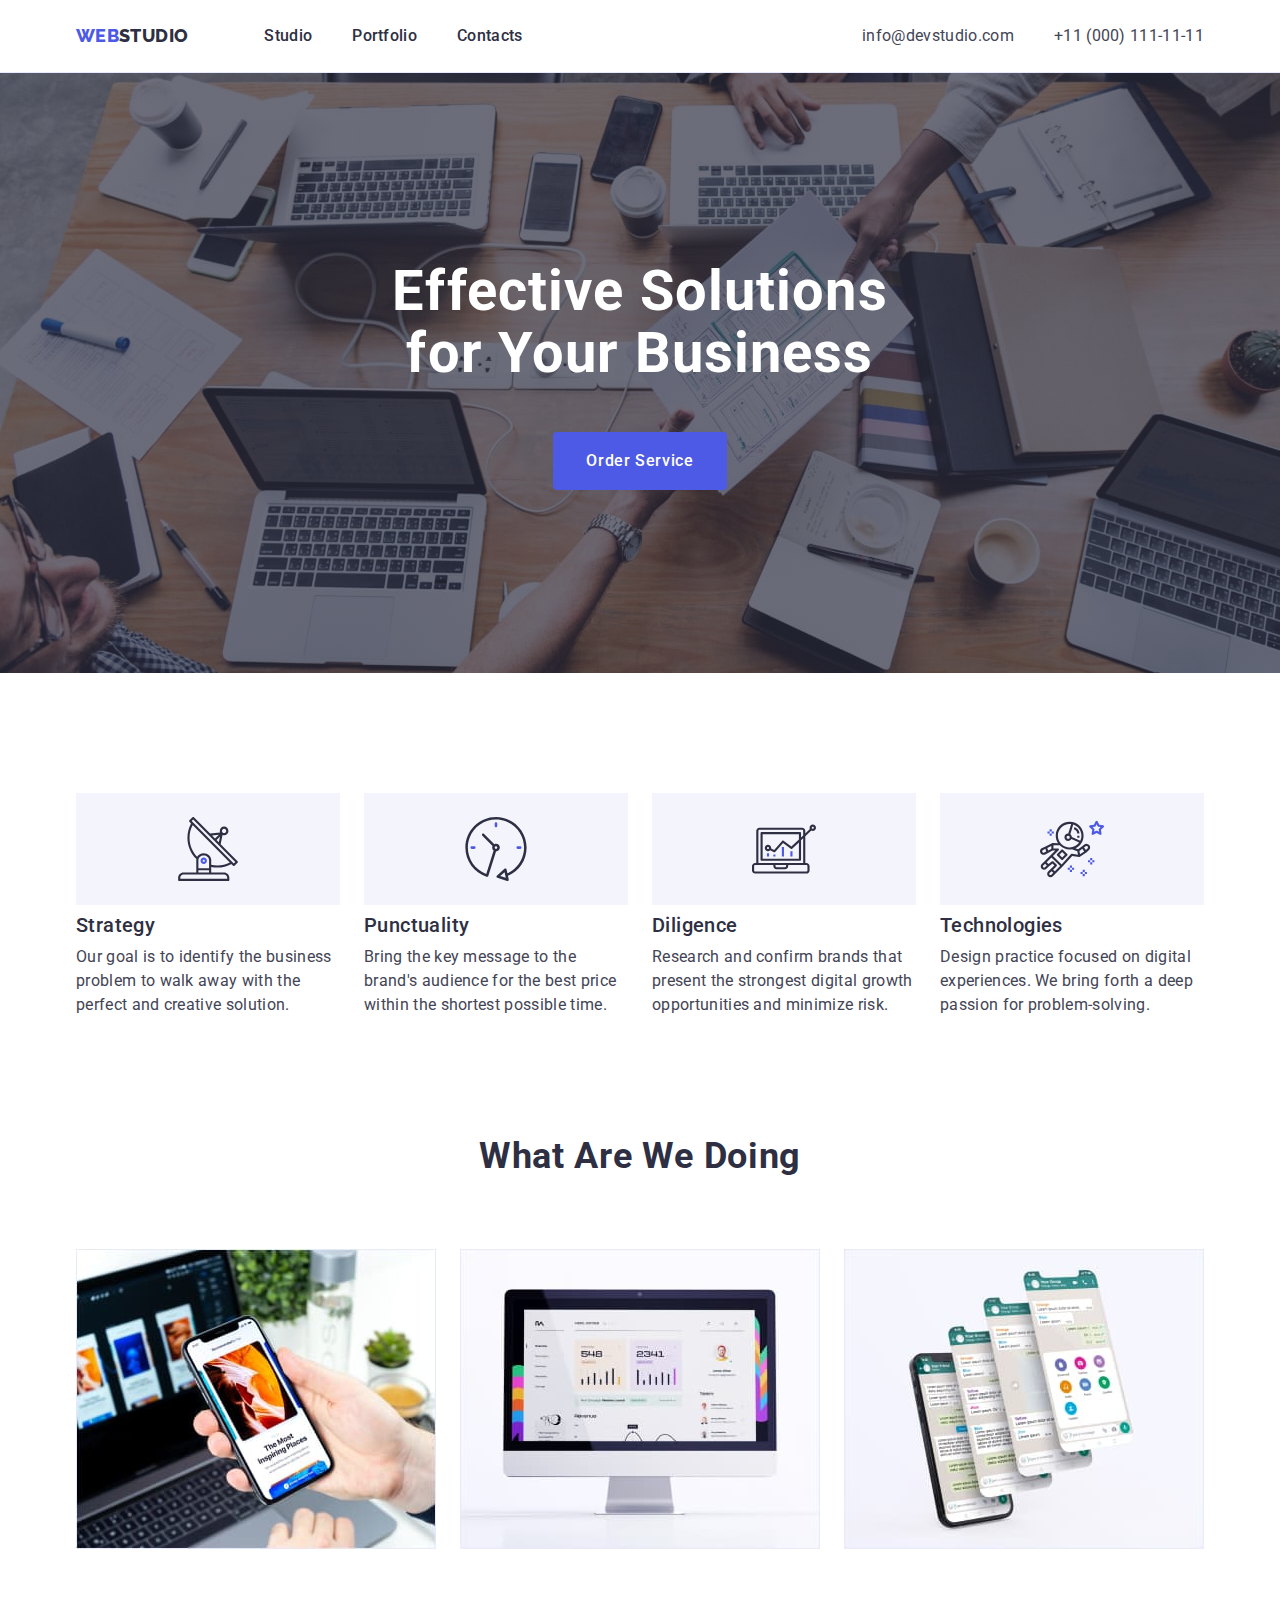
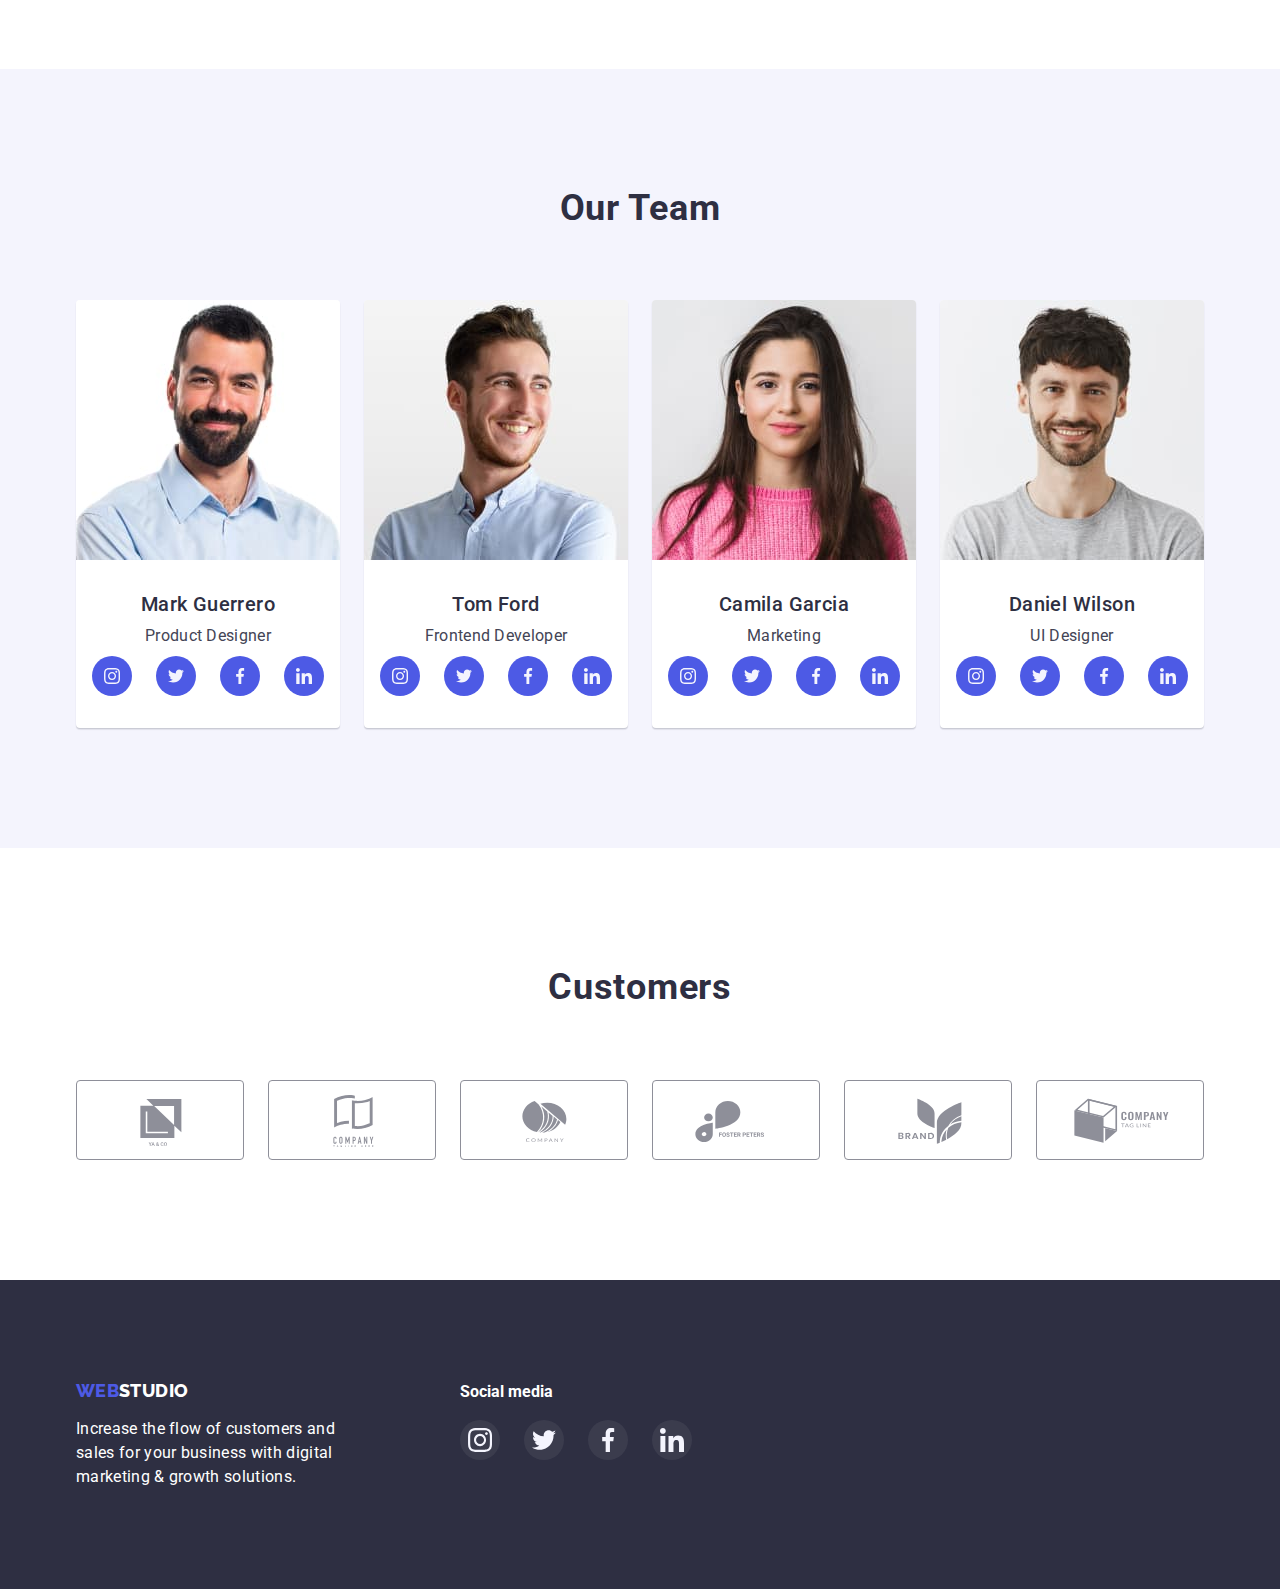
<file: index.html>
<!DOCTYPE html>
<html lang="en">
  <head>
    <meta charset="UTF-8" />
    <meta http-equiv="X-UA-Compatible" content="IE=edge" />
    <meta name="viewport" content="width=device-width, initial-scale=1.0" />
    <link rel="preconnect" href="https://fonts.googleapis.com" />
    <link rel="preconnect" href="https://fonts.gstatic.com" crossorigin />
    <link
      href="https://fonts.googleapis.com/css2?family=Raleway:wght@700;800&family=Roboto:wght@400;500;700;900&display=swap"
      rel="stylesheet"
    />
    <link
      rel="stylesheet"
      href="https://cdnjs.cloudflare.com/ajax/libs/modern-normalize/1.1.0/modern-normalize.min.css"
    />
    <link rel="stylesheet" href="./css/index-styles.css" />
    <link rel="stylesheet" href="./css/styles.css" />

    <title>DevStudio</title>
  </head>
  <body>
    <header class="header">
      <div class="container main-nav">
        <nav class="nav">
          <a href="./index.html" class="logo"> <span>Web</span>Studio </a>
          <ul class="nav__list section__list">
            <li class="item nav-item">
              <a href="./index.html" class="nav-item__link active-link"
                >Studio</a
              >
            </li>
            <li class="item nav-item">
              <a href="./portfolio.html" class="nav-item__link active-link"
                >Portfolio</a
              >
            </li>
            <li class="item nav-item">
              <a href="" class="nav-item__link active-link">Contacts</a>
            </li>
          </ul>
        </nav>

        <address class="address">
          <ul class="address__list section__list">
            <li class="item address-item">
              <a
                href="mailto:info@devstudio.com"
                class="address-item__action active-link"
                >info@devstudio.com</a
              >
            </li>
            <li class="item address-item">
              <a
                href="tel:+110001111111"
                class="address-item__action active-link"
                >+11 (000) 111-11-11</a
              >
            </li>
          </ul>
        </address>
      </div>
    </header>

    <main>
      <section class="hero">
        <div class="container">
          <h1 class="hero__title">Effective Solutions for Your Business</h1>
          <button type="button" class="hero__cta" data-modal-open>
            Order Service
          </button>
        </div>
      </section>

      <section class="section no-padding">
        <div class="container">
          <h2 class="section__title ghost"></h2>
          <ul class="features__list section__list">
            <li class="features__item features-item">
              <div class="feature__icon-box">
                <svg class="feature__icon" width="64" height="64">
                  <use href="images/symbol-defs.svg#icon-Group"></use>
                </svg>
              </div>
              <h3 class="section__sub-title">Strategy</h3>
              <p class="section__describtion">
                Our goal is to identify the business problem to walk away with
                the perfect and creative solution.
              </p>
            </li>
            <li class="features__item features-item">
              <div class="feature__icon-box">
                <svg class="feature__icon" width="64" height="64">
                  <use href="images/symbol-defs.svg#icon-clock"></use>
                </svg>
              </div>
              <h3 class="section__sub-title">Punctuality</h3>
              <p class="section__describtion">
                Bring the key message to the brand's audience for the best price
                within the shortest possible time.
              </p>
            </li>
            <li class="features__item features-item">
              <div class="feature__icon-box">
                <svg class="feature__icon" width="64" height="64">
                  <use href="images/symbol-defs.svg#icon-diagram"></use>
                </svg>
              </div>
              <h3 class="section__sub-title">Diligence</h3>
              <p class="section__describtion">
                Research and confirm brands that present the strongest digital
                growth opportunities and minimize risk.
              </p>
            </li>
            <li class="features__item features-item">
              <div class="feature__icon-box">
                <svg class="feature__icon" width="64" height="64">
                  <use href="images/symbol-defs.svg#icon-astronaut"></use>
                </svg>
              </div>
              <h3 class="section__sub-title">Technologies</h3>
              <p class="section__describtion">
                Design practice focused on digital experiences. We bring forth a
                deep passion for problem-solving.
              </p>
            </li>
          </ul>
        </div>
      </section>
      <section class="domains section">
        <div class="container">
          <h2 class="section__title">What are we doing</h2>
          <ul class="domains__list section__list">
            <li class="domains__item domians-item">
              <img src="./images/rectangle.jpg" alt="Desktop computer"
              width="360" height="300" class=""domains_list_picture"
              class="domains-item__picture" />
            </li>
            <li class="domains__item domians-item">
              <img src="./images/rectangle-3.jpg" alt="Mobila application"
              width="360" height="300" class=""domains_list_picture"
              class="domains-item__picture" />
            </li>
            <li class="domains__item domians-item">
              <img src="./images/rectangle-2.jpg" alt="A person using an app"
              width="360" height="300" class=""domains_list_picture"
              class="domains-item__picture section__photo" />
            </li>
          </ul>
        </div>
      </section>

      <section class="team section">
        <div class="container">
          <h2 class="section__title">Our Team</h2>
          <ul class="section__list team__list">
            <li class="team__member team-member">
              <img
                src="./images/hero.jpg"
                alt="team member-1"
                width="264"
                height="260"
                class="team-member__picture section__photo"
              />

              <h3 class="section__sub-title centered">Mark Guerrero</h3>
              <p class="section__describtion centered">Product Designer</p>
              <ul class="social-list section__list">
                <li class="social-list--item">
                  <a href="" class="social-list--link">
                    <svg class="social-list--icon" width="16" height="16">
                      <use href="./images/symbol-defs.svg#icon-instagram"></use>
                    </svg>
                  </a>
                </li>
                <li class="social-list--item">
                  <a href="" class="social-list--link">
                    <svg class="social-list--icon" width="16" height="16">
                      <use href="./images/symbol-defs.svg#icon-twitter"></use>
                    </svg>
                  </a>
                </li>
                <li class="social-list--item">
                  <a href="" class="social-list--link">
                    <svg class="social-list--icon" width="16" height="16">
                      <use href="./images/symbol-defs.svg#icon-facebook"></use>
                    </svg>
                  </a>
                </li>
                <li class="social-list--item">
                  <a href="" class="social-list--link">
                    <svg class="social-list--icon" width="16" height="16">
                      <use href="./images/symbol-defs.svg#icon-linkedin"></use>
                    </svg>
                  </a>
                </li>
              </ul>
            </li>
            <li class="team__member team-member">
              <img
                src="./images/hero-2.jpg"
                alt="team member-2"
                width="264"
                height="260"
                class="team-member__picture section__photo"
              />

              <h3 class="section__sub-title centered">Tom Ford</h3>
              <p class="section__describtion centered">Frontend Developer</p>
              <ul class="social-list section__list">
                <li class="social-list--item">
                  <a href="" class="social-list--link">
                    <svg class="social-list--icon" width="16" height="16">
                      <use href="./images/symbol-defs.svg#icon-instagram"></use>
                    </svg>
                  </a>
                </li>
                <li class="social-list--item">
                  <a href="" class="social-list--link">
                    <svg class="social-list--icon" width="16" height="16">
                      <use href="./images/symbol-defs.svg#icon-twitter"></use>
                    </svg>
                  </a>
                </li>
                <li class="social-list--item">
                  <a href="" class="social-list--link">
                    <svg class="social-list--icon" width="16" height="16">
                      <use href="./images/symbol-defs.svg#icon-facebook"></use>
                    </svg>
                  </a>
                </li>
                <li class="social-list--item">
                  <a href="" class="social-list--link">
                    <svg class="social-list--icon" width="16" height="16">
                      <use href="./images/symbol-defs.svg#icon-linkedin"></use>
                    </svg>
                  </a>
                </li>
              </ul>
            </li>
            <li class="team__member team-member">
              <img
                src="./images/hero-3.jpg"
                alt="team member-3"
                width="264"
                height="260"
                class="team-member__picture section__photo"
              />

              <h3 class="section__sub-title centered">Camila Garcia</h3>
              <p class="section__describtion centered">Marketing</p>
              <ul class="social-list section__list">
                <li class="social-list--item">
                  <a href="" class="social-list--link">
                    <svg class="social-list--icon" width="16" height="16">
                      <use href="./images/symbol-defs.svg#icon-instagram"></use>
                    </svg>
                  </a>
                </li>
                <li class="social-list--item">
                  <a href="" class="social-list--link">
                    <svg class="social-list--icon" width="16" height="16">
                      <use href="./images/symbol-defs.svg#icon-twitter"></use>
                    </svg>
                  </a>
                </li>
                <li class="social-list--item">
                  <a href="" class="social-list--link">
                    <svg class="social-list--icon" width="16" height="16">
                      <use href="./images/symbol-defs.svg#icon-facebook"></use>
                    </svg>
                  </a>
                </li>
                <li class="social-list--item">
                  <a href="" class="social-list--link">
                    <svg class="social-list--icon" width="16" height="16">
                      <use href="./images/symbol-defs.svg#icon-linkedin"></use>
                    </svg>
                  </a>
                </li>
              </ul>
            </li>
            <li class="team__member team-member">
              <img
                src="./images/hero-4.jpg"
                alt="team member-4"
                width="264"
                height="260"
                class="team-member__picture section__photo"
              />

              <h3 class="section__sub-title centered">Daniel Wilson</h3>
              <p class="section__describtion centered">UI Designer</p>
              <ul class="social-list section__list">
                <li class="social-list--item">
                  <a href="" class="social-list--link">
                    <svg class="social-list--icon" width="16" height="16">
                      <use href="./images/symbol-defs.svg#icon-instagram"></use>
                    </svg>
                  </a>
                </li>
                <li class="social-list--item">
                  <a href="" class="social-list--link">
                    <svg class="social-list--icon" width="16" height="16">
                      <use href="./images/symbol-defs.svg#icon-twitter"></use>
                    </svg>
                  </a>
                </li>
                <li class="social-list--item">
                  <a href="" class="social-list--link">
                    <svg class="social-list--icon" width="16" height="16">
                      <use href="./images/symbol-defs.svg#icon-facebook"></use>
                    </svg>
                  </a>
                </li>
                <li class="social-list--item">
                  <a href="" class="social-list--link">
                    <svg class="social-list--icon" width="16" height="16">
                      <use href="./images/symbol-defs.svg#icon-linkedin"></use>
                    </svg>
                  </a>
                </li>
              </ul>
            </li>
          </ul>
        </div>
      </section>
      <section class="customers section">
        <div class="container">
          <h2 class="section__title">Customers</h2>
          <ul class="customer-list section__list">
            <li class="customer-item">
              <a href="" class="customer-link">
                <svg class="customer-list__icon" width="104" height="56">
                  <use href="./images/symbol-defs.svg#icon-Logo-1"></use>
                </svg>
              </a>
            </li>

            <li class="customer-item">
              <a href="" class="customer-link"
                ><svg class="customer-list__icon" width="104" height="56">
                  <use href="./images/symbol-defs.svg#icon-Logo-2"></use></svg
              ></a>
            </li>
            <li class="customer-item">
              <a href="" class="customer-link"
                ><svg class="customer-list__icon" width="104" height="56">
                  <use href="./images/symbol-defs.svg#icon-Logo-3"></use></svg
              ></a>
            </li>
            <li class="customer-item">
              <a href="" class="customer-link"
                ><svg class="customer-list__icon" width="104" height="56">
                  <use href="./images/symbol-defs.svg#icon-Logo-4"></use></svg
              ></a>
            </li>
            <li class="customer-item">
              <a href="" class="customer-link"
                ><svg class="customer-list__icon" width="104" height="56">
                  <use href="./images/symbol-defs.svg#icon-Logo-5"></use></svg
              ></a>
            </li>
            <li class="customer-item">
              <a href="" class="customer-link"
                ><svg class="customer-list__icon" width="104" height="56">
                  <use href="./images/symbol-defs.svg#icon-Logo-6"></use></svg
              ></a>
            </li>
          </ul>
        </div>
      </section>
    </main>
    <footer class="footer">
      <div class="container footer-box">
        <div class="footer__describtion">
          <a href="./index.html" class="footer__logo"><span>Web</span>Studio</a>
          <p class="footer__cta">
            Increase the flow of customers and sales for your business with
            digital marketing & growth solutions.
          </p>
        </div>
        <div class="footer__social-links">
          <h4 class="footer__social-title">Social media</h4>
          <ul class="social-list section__list">
            <li class="social-list--item">
              <a href="" class="social-list--link footer--social-link">
                <svg
                  class="social-list--icon footer-social"
                  width="24"
                  height="24"
                >
                  <use href="./images/symbol-defs.svg#icon-instagram"></use>
                </svg>
              </a>
            </li>
            <li class="social-list--item">
              <a href="" class="social-list--link footer--social-link">
                <svg class="social-list--icon" width="24" height="24">
                  <use href="./images/symbol-defs.svg#icon-twitter"></use>
                </svg>
              </a>
            </li>
            <li class="social-list--item">
              <a href="" class="social-list--link footer--social-link">
                <svg
                  class="social-list--icon footer-social"
                  width="24"
                  height="24"
                >
                  <use href="./images/symbol-defs.svg#icon-facebook"></use>
                </svg>
              </a>
            </li>
            <li class="social-list--item">
              <a href="" class="social-list--link footer--social-link">
                <svg
                  class="social-list--icon footer-social"
                  width="24"
                  height="24"
                >
                  <use href="./images/symbol-defs.svg#icon-linkedin"></use>
                </svg>
              </a>
            </li>
          </ul>
        </div>
      </div>
    </footer>
    <div class="overlay is-hidden" data-modal>
      <div class="modal">
        <button class="modal-close" type="button" data-modal-close>
          <svg class="modal-cross" width="8" height="8">
            <use href="./images/symbol-defs.svg#icon-close-black"></use>
          </svg>
        </button>
      </div>
    </div>
    <script src="./modal.js"></script>
  </body>
</html>
</file>
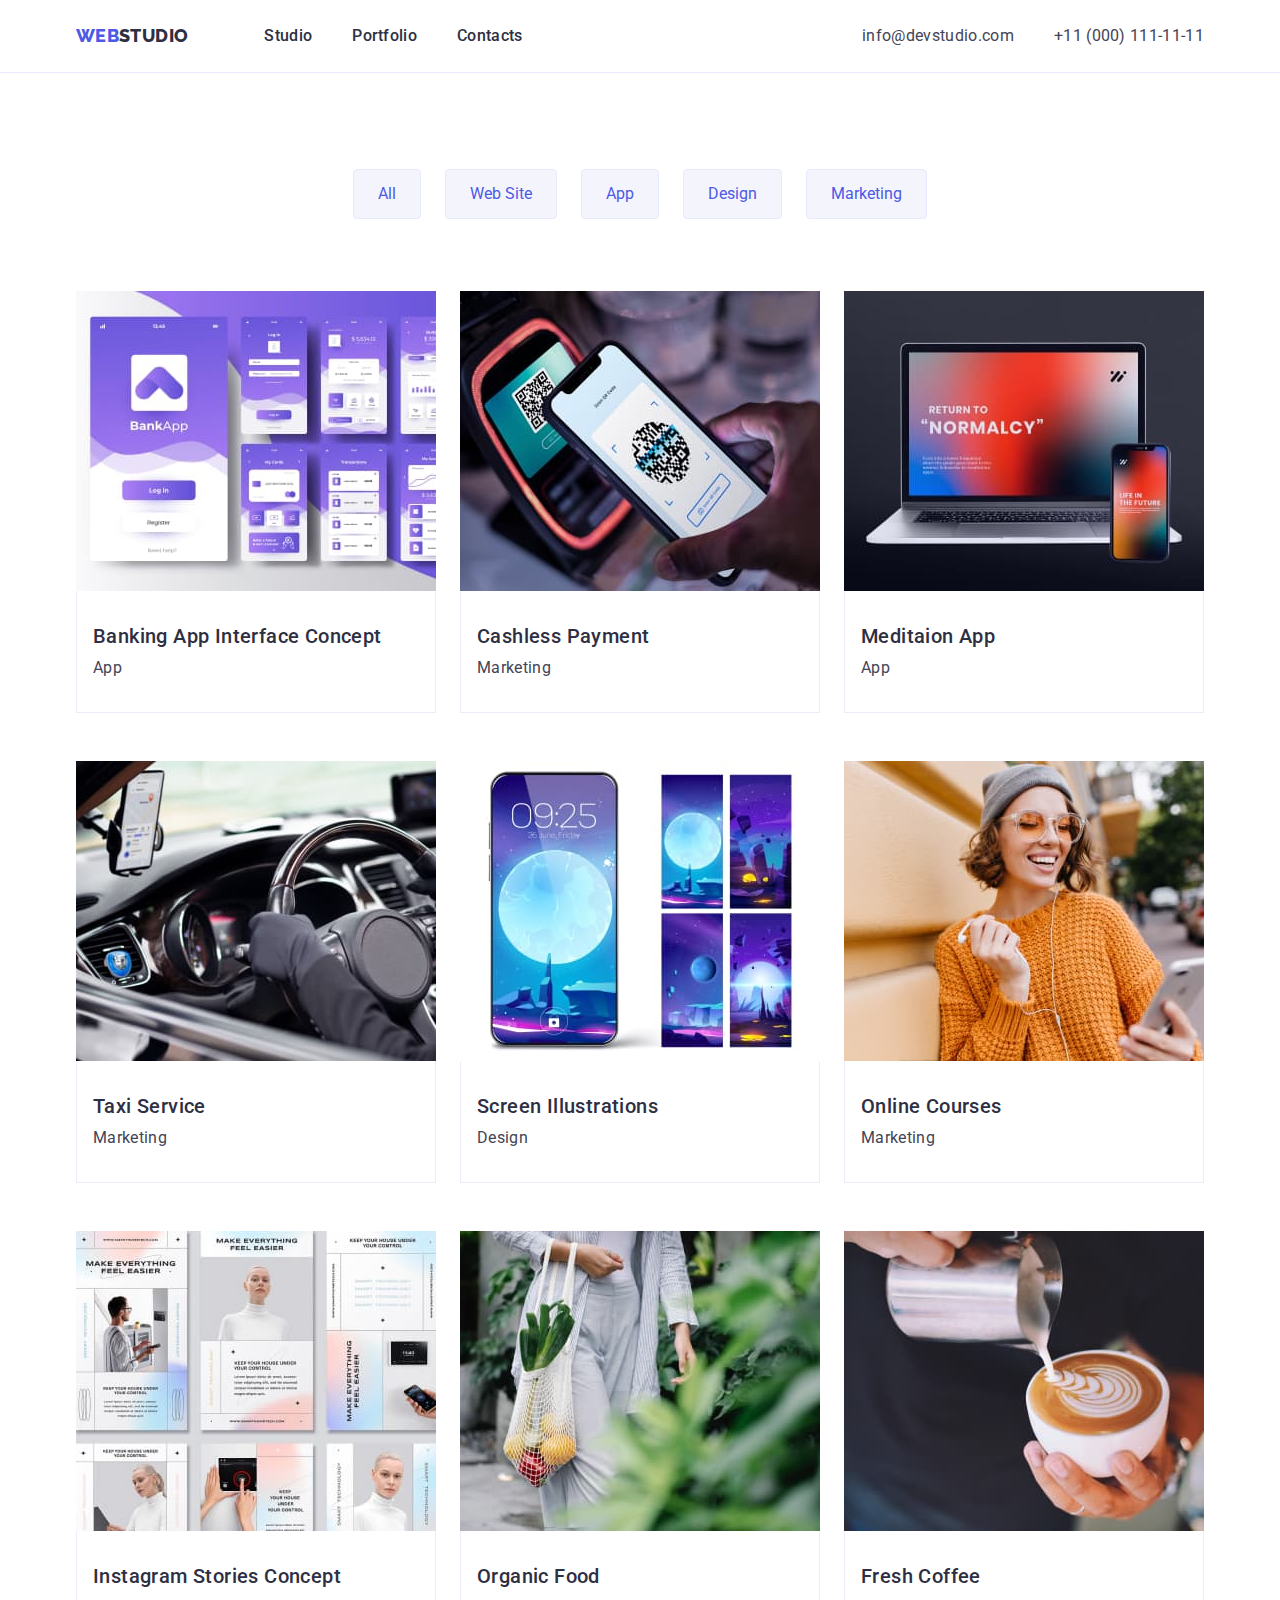
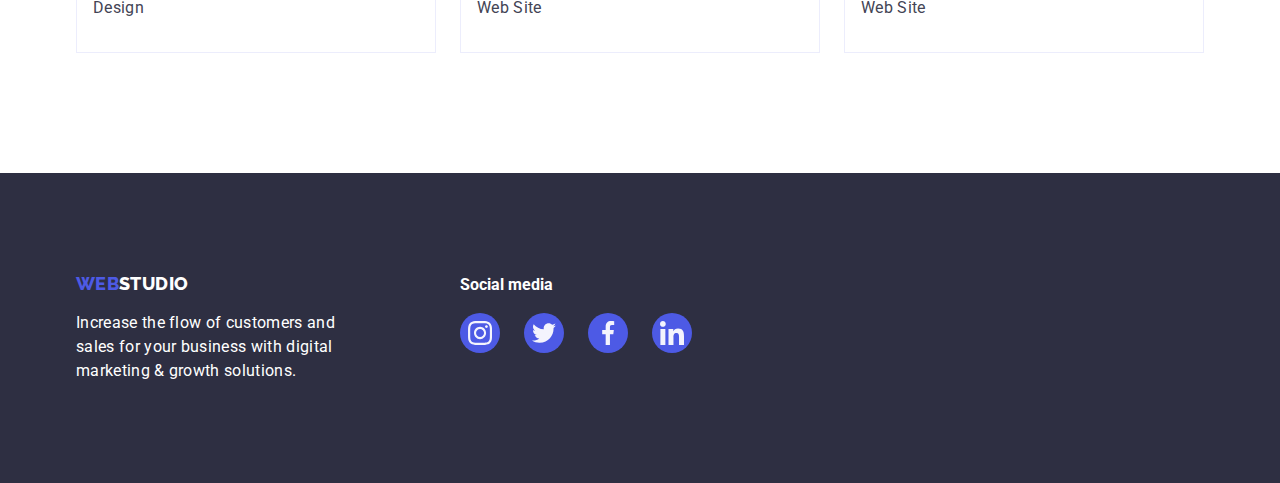
<file: portfolio.html>
<!DOCTYPE html>
<html lang="en">
  <head>
    <meta charset="UTF-8" />
    <meta http-equiv="X-UA-Compatible" content="IE=edge" />
    <meta name="viewport" content="width=device-width, initial-scale=1.0" />

    <link rel="preconnect" href="https://fonts.googleapis.com" />
    <link rel="preconnect" href="https://fonts.gstatic.com" crossorigin />
    <link
      href="https://fonts.googleapis.com/css2?family=Raleway:wght@700;800&family=Roboto:wght@400;500;700;900&display=swap"
      rel="stylesheet"
    />
    <link
      href="https://fonts.googleapis.com/css2?family=Raleway:wght@700;800&family=Roboto:wght@400;500;700;900&display=swap"
      rel="stylesheet"
    />
    <link
      rel="stylesheet"
      href="https://cdnjs.cloudflare.com/ajax/libs/modern-normalize/1.1.0/modern-normalize.min.css"
    />

    <link rel="stylesheet" href="./css/styles.css" />
    <link rel="stylesheet" href="./css/portfolio-styles.css" />
    <title>Portfolio</title>
  </head>
  <body>
    <header class="header">
      <div class="container main-nav">
        <nav class="nav">
          <a href="./index.html" class="logo"> <span>Web</span>Studio</a>

          <ul class="nav__list section__list">
            <li class="item nav-item">
              <a href="./index.html" class="nav-item__link active-link"
                >Studio</a
              >
            </li>
            <li class="item nav-item">
              <a href="./portfolio.html" class="nav-item__link active-link"
                >Portfolio</a
              >
            </li>
            <li class="item nav-item">
              <a href="" class="nav-item__link active-link">Contacts</a>
            </li>
          </ul>
        </nav>

        <address class="address">
          <ul class="address__list section__list">
            <li class="item address-item">
              <a
                href="mailto:info@devstudio.com"
                class="address-item__action active-link"
                >info@devstudio.com</a
              >
            </li>
            <li class="item address-item">
              <a
                href="tel:+110001111111"
                class="address-item__action active-link"
                >+11 (000) 111-11-11</a
              >
            </li>
          </ul>
        </address>
      </div>
    </header>

    <main>
      <section class="portfolio section">
        <div class="container">
          <h1 class="ghost"></h1>
          <ul class="portfolio__nav section__list">
            <li class="portfolio__item">
              <button type="button" class="portfolio__button">All</button>
            </li>
            <li class="portfolio__item">
              <button type="button" class="portfolio__button">Web Site</button>
            </li>
            <li class="portfolio__item">
              <button type="button" class="portfolio__button">App</button>
            </li>
            <li class="portfolio__item">
              <button type="button" class="portfolio__button">Design</button>
            </li>
            <li class="portfolio__item">
              <button type="button" class="portfolio__button">Marketing</button>
            </li>
          </ul>
          <ul class="projects section__list">
            <li class="projects__item projects-item">
              <a href="" class="project-link">
                <div class="project-thumb">
                  <img
                    src="./images/baking-app.jpg"
                    alt="baking app"
                    class="projects-item__picture section__photo"
                  />
                  <p class="project-caption">
                    14 Stylish and User-Friendly App Design Concepts · Task
                    Manager App · Calorie Tracker App · Exotic Fruit Ecommerce
                    App · Cloud Storage App
                  </p>
                </div>
                <div class="project-content">
                  <h2 class="projects-item__title section__sub-title">
                    Banking App Interface Concept
                  </h2>
                  <p class="projects-item__desc section__describtion">App</p>
                </div>
              </a>
            </li>
            <li class="projects__item projects-item">
              <a href="" class="project-link">
                <div class="project-thumb">
                  <img
                    src="./images/cashless-payment.jpg"
                    alt="cashless payment"
                    class="projects-item__picture section__photo"
                  />
                  <p class="project-caption">
                    14 Stylish and User-Friendly App Design Concepts · Task
                    Manager App · Calorie Tracker App · Exotic Fruit Ecommerce
                    App · Cloud Storage App
                  </p>
                </div>
                <div class="project-content">
                  <h2 class="projects-item__title section__sub-title">
                    Cashless Payment
                  </h2>
                  <p class="projects-item__desc section__describtion">
                    Marketing
                  </p>
                </div>
              </a>
            </li>
            <li class="projects__item projects-item">
              <a href="" class="project-link">
                <div class="project-thumb">
                  <img
                    src="./images/meditation-app.jpg"
                    alt="Meditattion app"
                    class="projects-item__picture section__photo"
                  />
                  <p class="project-caption">
                    14 Stylish and User-Friendly App Design Concepts · Task
                    Manager App · Calorie Tracker App · Exotic Fruit Ecommerce
                    App · Cloud Storage App
                  </p>
                </div>
                <div class="project-content">
                  <h2 class="projects-item__title section__sub-title">
                    Meditaion App
                  </h2>
                  <p class="projects-item__desc section__describtion">App</p>
                </div>
              </a>
            </li>

            <li class="projects__item projects-item">
              <a href="" class="project-link">
                <div class="project-thumb">
                  <img
                    src="./images/taxi-service.jpg"
                    alt="Taxi service"
                    class="projects-item__picture section__photo"
                  />
                  <p class="project-caption">
                    14 Stylish and User-Friendly App Design Concepts · Task
                    Manager App · Calorie Tracker App · Exotic Fruit Ecommerce
                    App · Cloud Storage App
                  </p>
                </div>
                <div class="project-content">
                  <h2 class="projects-item__title section__sub-title">
                    Taxi Service
                  </h2>
                  <p class="projects-item__desc section__describtion">
                    Marketing
                  </p>
                </div>
              </a>
            </li>
            <li class="projects__item projects-item">
              <a href="" class="project-link">
                <div class="project-thumb">
                  <img
                    src="./images/screen-illustration.jpg"
                    alt="Picture of the screen"
                    class="projects-item__picture section__photo"
                  />
                  <p class="project-caption">
                    14 Stylish and User-Friendly App Design Concepts · Task
                    Manager App · Calorie Tracker App · Exotic Fruit Ecommerce
                    App · Cloud Storage App
                  </p>
                </div>
                <div class="project-content">
                  <h2 class="projects-item__title section__sub-title">
                    Screen Illustrations
                  </h2>
                  <p class="projects-item__desc section__describtion">Design</p>
                </div>
              </a>
            </li>
            <li class="projects__item projects-item">
              <a href="" class="project-link">
                <div class="project-thumb">
                  <img
                    src="./images/online-courses.jpg"
                    alt="Web Site with online
                  Courses"
                    class="projects-item__picture section__photo"
                  />
                  <p class="project-caption">
                    14 Stylish and User-Friendly App Design Concepts · Task
                    Manager App · Calorie Tracker App · Exotic Fruit Ecommerce
                    App · Cloud Storage App
                  </p>
                </div>
                <div class="project-content">
                  <h2 class="projects-item__title section__sub-title">
                    Online Courses
                  </h2>
                  <p class="projects-item__desc section__describtion">
                    Marketing
                  </p>
                </div>
              </a>
            </li>
            <li class="projects__item projects-item">
              <a href="" class="project-link">
                <div class="project-thumb">
                  <img
                    src="./images/instagram-stories.jpg"
                    alt="Web site to create creative stories for Instagram"
                    class="projects-item__picture section__photo"
                  />
                  <p class="project-caption">
                    14 Stylish and User-Friendly App Design Concepts · Task
                    Manager App · Calorie Tracker App · Exotic Fruit Ecommerce
                    App · Cloud Storage App
                  </p>
                </div>
                <div class="project-content">
                  <h2 class="projects-item__title section__sub-title">
                    Instagram Stories Concept
                  </h2>
                  <p class="projects-item__desc section__describtion">Design</p>
                </div>
              </a>
            </li>
            <li class="projects__item projects-item">
              <a href="" class="project-link">
                <div class="project-thumb">
                  <img
                    src="./images/organic-food.jpg"
                    alt="Web Site for ordering organic food"
                    class="projects-item__picture section__photo"
                  />
                  <p class="project-caption">
                    14 Stylish and User-Friendly App Design Concepts · Task
                    Manager App · Calorie Tracker App · Exotic Fruit Ecommerce
                    App · Cloud Storage App
                  </p>
                </div>
                <div class="project-content">
                  <h2 class="projects-item__title section__sub-title">
                    Organic Food
                  </h2>
                  <p class="projects-item__desc section__describtion">
                    Web Site
                  </p>
                </div>
              </a>
            </li>
            <li class="projects__item projects-item">
              <a href="" class="project-link">
                <div class="project-thumb">
                  <img
                    src="./images/fresh-coffee.jpg"
                    alt="Cofee shop Web Site "
                    class="projects-item__picture section__photo"
                  />
                  <p class="project-caption">
                    14 Stylish and User-Friendly App Design Concepts · Task
                    Manager App · Calorie Tracker App · Exotic Fruit Ecommerce
                    App · Cloud Storage App
                  </p>
                </div>
                <div class="project-content">
                  <h2 class="projects-item__title section__sub-title">
                    Fresh Coffee
                  </h2>
                  <p class="projects-item__desc section__describtion">
                    Web Site
                  </p>
                </div>
              </a>
            </li>
          </ul>
        </div>
      </section>
    </main>
    <footer class="footer">
      <div class="container footer-box">
        <div class="footer__describtion">
          <a href="./index.html" class="footer__logo"><span>Web</span>Studio</a>
          <p class="footer__cta">
            Increase the flow of customers and sales for your business with
            digital marketing & growth solutions.
          </p>
        </div>
        <div class="footer__social-links">
          <h4 class="footer__social-title">Social media</h4>
          <ul class="social-list section__list">
            <li class="social-list--item">
              <a href="" class="social-list--link">
                <svg
                  class="social-list--icon footer-social"
                  width="24"
                  height="24"
                >
                  <use href="./images/symbol-defs.svg#icon-instagram"></use>
                </svg>
              </a>
            </li>
            <li class="social-list--item">
              <a href="" class="social-list--link">
                <svg class="social-list--icon" width="24" height="24">
                  <use href="./images/symbol-defs.svg#icon-twitter"></use>
                </svg>
              </a>
            </li>
            <li class="social-list--item">
              <a href="" class="social-list--link">
                <svg
                  class="social-list--icon footer-social"
                  width="24"
                  height="24"
                >
                  <use href="./images/symbol-defs.svg#icon-facebook"></use>
                </svg>
              </a>
            </li>
            <li class="social-list--item">
              <a href="" class="social-list--link">
                <svg
                  class="social-list--icon footer-social"
                  width="24"
                  height="24"
                >
                  <use href="./images/symbol-defs.svg#icon-linkedin"></use>
                </svg>
              </a>
            </li>
          </ul>
        </div>
      </div>
    </footer>
  </body>
</html>
</file>
<file: css/index-styles.css>
:root {
  /*--Font Colors--*/
  --main-font-color: #2e2f42;
  --secondary-font-color: #434455;
  --light-font-color: #ffffff;
  --blue-color: #4d5ae5;
  --subtle-text: #8e8f99;

  /*--background-colors-- */
  --main-background-color: #ffffff;
  --secondary-background-color: #2e2f42;
  --ligth-background-color: #f4f4fd;

  --button-background-color: #404bbf;
  --button-light-blue-color: #e5e5e5;
  --border-color: #e7e9fc;

  --cta-background-color: #4d5ae5;
  --border-color: #8e8f99;
}
html {
  box-sizing: border-box;
}

*,
*::before,
*::after {
  box-sizing: inherit;
}

/* Hero section */

.overlay {
  position: fixed;
  top: 0;
  left: 0;
  width: 100%;
  height: 100%;
  background-color: rgba(46, 47, 66, 0.4);
  transition-property: opacity, visibility;
  transition-duration: 250ms;
  transition-timing-function: cubic-bezier(0.4, 0, 0.2, 1);
}
.is-hidden {
  opacity: 0;
  visibility: hidden;
  pointer-events: none;
}
.modal {
  position: absolute;
  top: 50%;
  left: 50%;
  transform: translate(-50%, -50%);
  padding: 24px;
  width: 408px;
  height: 576px;
  border-radius: 4px;
  background-color: #fcfcfc;
  transition-property: transfrom;
  transition-duration: 250ms;
  transition-timing-function: cubic-bezier(0.4, 0, 0.2, 1);
  box-shadow: rgba(0, 0, 0, 0.2), rgba(0, 0, 0, 0.12), rgba(0, 0, 0, 0.14);
}

.overlay.is-hidden .modal {
  transform: translate(50%, -50%) 400000ms;
}

.modal-close {
  position: absolute;
  right: 24px;
  top: 24px;
  width: 24px;
  height: 24px;
  background-color: var(--border-color);
  border: 1px solid rgba(0, 0, 0, 0.1);
  border-radius: 50%;
  transition-property: background-color;
  transition-property: 250ms;
  transition-timing-function: cubic-bezier(0.4, 0, 0.2, 1);
}
.modal-cross {
  transition-property: fill;
  transition-duration: 250ms;
  transition-timing-function: cubic-bezier(0.4, 0, 0.2, 1);
}
.modal-close:is(:hover, :focus) {
  background-color: var(--button-background-color);
}
.modal-close:is(:hover, :focus) > .modal-cross {
  fill: var(--main-background-color);
}

.hero {
  max-width: 1440px;
  height: 600px;
  background-position: cover;
  background-repeat: no-repeat;
  margin: auto;
  padding: 188px 0;
  text-align: center;
  background-image: linear-gradient(
      to right,
      rgba(46, 47, 66, 0.7),
      rgba(46, 47, 66, 0.7)
    ),
    url("../images/people-office.jpg");
  background-color: var(--main-font-color);
}
.hero__title {
  margin: 0 auto 48px auto;
  width: 498px;
  color: var(--light-font-color);
  font-size: 56px;
  line-height: 1.1;
  letter-spacing: 0.02em;
}
.hero__cta {
  padding: 16px 32px;
  color: var(--light-font-color);
  font-weight: 500;
  line-height: 1.5;
  letter-spacing: 0.04em;
  background-color: var(--cta-background-color);
  border: 1px solid transparent;
  border-radius: 4px;
  transition-property: background-color;
  transition-duration: 250ms;
  transition-timing-function: cubic-bezier(0.4, 0, 0.2, 1);
}

.hero__cta:is(:hover, :focus) {
  background-color: var(--button-background-color);
  cursor: pointer;
}

/* Features section*/

.features__list {
  display: flex;
  column-gap: 24px;
}

.features__item {
  flex-basis: calc((100% - 3 * 24px) / 4);
}
.feature__icon-box {
  background-color: var(--ligth-background-color);
  display: flex;
  justify-content: center;
  align-items: center;
  height: 112px;
  margin-bottom: 8px;
}

.domains {
  padding-bottom: 120px;
}

/* Domains */

.domains-item__picture {
  width: 360px;
  height: 300px;
  border: 1px solid var(--border-color);
}
.domains__list {
  display: flex;
}
.domains__item:not(:last-child) {
  margin-right: 24px;
}
/* Team section*/
.team {
  background-color: var(--ligth-background-color);
}
.team__list {
  display: flex;
  column-gap: 24px;
  text-align: center;
}
.team__member {
  flex-basis: calc((100% - 72px) / 4);
  padding-bottom: 32px;
  background-color: var(--main-background-color);
  border-radius: 4px;
  box-shadow: 0 2px 1px 0 rgba(46, 47, 66, 0.08),
    0 1px 1px 0 rgba(46, 47, 66, 0.16);
  overflow: hidden;
}
.team-member__picture {
  margin-bottom: 32px;
}

.team__member > .section__describtion {
  margin-bottom: 8px;
}
.customers {
  padding-top: 130px;
}
.customer-list {
  display: flex;
  column-gap: 24px;
}
.customer-item {
  flex-basis: calc((100% - 5 * 24px) / 6);
}
.customer-link {
  width: 100%;
  height: 80px;
  display: flex;
  justify-content: center;
  align-items: center;
  border: 1px solid var(--subtle-text);
  border-radius: 4px;
  transition-property: border;
  transition-duration: 250ms;
  transition-timing-function: cubic-bezier(0.4, 0, 0.2, 1);
}
.customer-list__icon {
  fill: var(--subtle-text);
  transition-property: fill;
  transition-duration: 250ms;
  transition-timing-function: cubic-bezier(0.4, 0, 0.2, 1);
}

.customer-link:is(:hover, :focus) {
  border: 1px solid var(--button-background-color);
}
.customer-link:is(:hover, :focus) .customer-list__icon {
  fill: var(--button-background-color);
}
</file>
<file: css/styles.css>
html {
  box-sizing: border-box;
}

*,
*::before,
*::after {
  box-sizing: inherit;
}

:root {
  /*--Font Colors--*/
  --main-font-color: #2e2f42;
  --secondary-font-color: #434455;
  --light-font-color: #ffffff;

  --blue-color: #4d5ae5;

  /*--background-colors-- */
  --main-background-color: #ffffff;
  --secondary-background-color: #2e2f42;
  --ligth-background-color: #f4f4fd;

  --button-background-color: #404bbf;
  --button-light-blue-color: #e5e5e5;
  --border-color: #e7e9fc;
  --green: #31d0aa;
}

/* Main style */

body {
  color: var(--main-font-color);
  background-color: var(--main-background-color);
  font-family: "Roboto", "sans-serif";
  font-size: 16px;
}

/* Common styling*/
.section {
  padding: 120px 0;
}
.section.no-padding {
  padding-bottom: 0;
}
.container {
  width: 1158px;
  margin: 0 auto;
  padding: 0 15px;
}
.header {
  border-bottom: 1px solid var(--border-color);
}

.section__title {
  margin-top: 0;
  margin-bottom: 72px;
  font-size: 36px;
  text-transform: capitalize;
  color: var(--main-font-color);
  line-height: 1.1;
  letter-spacing: 0.02em;
  text-align: center;
}
.section__sub-title {
  margin-top: 0;
  margin-bottom: 8px;
  font-weight: 500;
  color: var(--main-font-color);
  font-size: 20px;
  line-height: 1.2;
  letter-spacing: 0.02em;
}

.section__describtion {
  margin-top: 0;
  margin-bottom: 0;
  font-size: 16px;
  color: var(--secondary-font-color);
  line-height: 1.5;
  letter-spacing: 0.02em;
}
img {
  display: block;
  max-width: 100%;
  height: auto;
}
/* .section__photo {
  margin-bottom: 32px;
} */
.logo,
.footer__logo {
  font-family: "Raleway", "sans-serif";
  font-size: 18px;
  font-weight: 800;
  text-decoration: none;
  line-height: 1.2;
  letter-spacing: 0.02em;
  text-transform: uppercase;
}

.logo span,
.footer__logo span {
  color: #4d5ae5;
}

.section__list {
  list-style: none;
  margin-top: 0;
  margin-bottom: 0;
  padding-left: 0;
}
.nav-item__link,
.address-item__action {
  text-decoration: none;
}

/* ====Header====== */

.main-nav {
  display: flex;
  align-items: center;
}
.logo {
  color: var(--main-font-color);
}

.nav {
  display: flex;
  align-items: center;
}
.nav__list {
  display: flex;
  margin-left: 76px;
}

.item:not(:last-child) {
  margin-right: 40px;
}

.address {
  margin-left: auto;
}
.address__list {
  display: flex;
}

.nav-item__link {
  display: block;
  font-weight: 500;
  color: var(--main-font-color);
  line-height: 1.5;
  letter-spacing: 0.02em;
  padding: 24px 0;
  transition-property: color;
  transition-duration: 250ms;
  transition-timing-function: cubic-bezier(0.4, 0, 0.2, 1);
}

.nav-item__link:hover,
.nav-item__link:focus {
  color: var(--button-background-color);
}

.active-link {
  position: relative;
  color: var(--main-font-color);
}
/* .nav__list > .active-link:first-child:is(:visited, :active) {
  content: "";
  position: absolute;
  bottom: -1px;
  left: 0;
  visibility: 0;
  height: 4px;
  width: 100%;
  border-radius: 2px;
  visibility: 1;
} */

.active-link::after {
  content: "";
  position: absolute;
  bottom: -1px;
  left: 0;
  visibility: 0;
  height: 4px;
  width: 100%;
  border-radius: 2px;
  transition-property: background-color;
  transition-duration: 250ms;
  transition-timing-function: cubic-bezier(0.4, 0, 0.2, 1);
}

.active-link:is(:active)::after {
  background-color: currentColor;
}

.address-item__action {
  display: block;
  padding: 24px 0;
  color: var(--secondary-font-color);
  font-style: normal;
  line-height: 1.5;
  letter-spacing: 0.02em;
  transition-property: color;
  transition-duration: 250ms;
  transition-timing-function: cubic-bezier(0.4, 0, 0.2, 1);
}

.address-item__action:hover,
.address-item__action:focus {
  color: var(--button-background-color);
}

/*=====Footer====*/

.footer {
  padding: 100px 0;
  background-color: var(--secondary-background-color);
}
.footer-box {
  display: flex;
  align-items: flex-start;
}
.footer__social-title {
  margin-top: 0;
  margin-bottom: 16px;
  color: var(--light-font-color);
  line-height: 1.5;
  letter-spacing: 0.2;
}

.footer__social-links {
  margin-left: 120px;
}
.footer__logo {
  display: inline-block;
  color: var(--light-font-color);
  margin-bottom: 16px;
}

.footer__cta {
  margin-top: 0;
  margin-bottom: 0;
  width: 264px;
  color: var(--light-font-color);
  line-height: 1.5;
  letter-spacing: 0.02em;
}

.social-list {
  display: flex;
  justify-content: center;
  column-gap: 24px;
}
.social-list--item {
  width: 40px;
  height: 40px;
}

.social-list--link {
  display: flex;
  justify-content: center;
  align-items: center;
  width: 100%;
  height: 100%;
  background-color: var(--blue-color);
  border-radius: 50%;
  transition-property: background-color;
  transition-duration: 250ms;
  transition-timing-function: cubic-bezier(0.4, 0, 0.2, 1);
}

.social-list--link:is(:hover, :focus) {
  background-color: var(--button-background-color);
}

.footer--social-link {
  background-color: #ffffff10;
}
.footer--social-link:is(:hover, :focus) {
  background-color: var(--green);
}

.social-list--icon {
  fill: var(--ligth-background-color);
}

.ghost {
  margin-top: 0;
  margin-bottom: 0;
}
</file>
<file: css/portfolio-styles.css>
/* 

--Font Colors--
Main Color - #2E2F42
Secondary Color - #434455
Light Colors - 
#FFFFFF
#E7E9FC
Blue color - #4D5AE5

--Background colors-- 
Main Color - #FFFFFF
Secondary color -#2E2F42
Section ligth color - #F4F4FD

Botton dark blue color - #404BBF
Bottom light Blue color - #E5E5E5


--Font Size-- 
Logo -18px 
Main size - 20px
Secondary - 16px

*/

:root {
  /*--Font Colors--*/
  --main-font-color: #2e2f42;
  --secondary-font-color: #434455;
  --light-font-color: #ffffff;

  --blue-color: #4d5ae5;

  /*--background-colors-- */
  --main-background-color: #ffffff;
  --secondary-background-color: #2e2f42;
  --ligth-background-color: #f4f4fd;

  --button-background-color: #404bbf;
  --button-light-blue-color: #e5e5e5;
  --border-color: #e7e9fc;
  --border-color-light-rgb: rgba(77, 90, 229, 10%);
}

/*=== Common styling === */

html {
  box-sizing: border-box;
}

*,
*::before,
*::after {
  box-sizing: inherit;
}

/*====Main Content */

.portfolio__button {
  padding: 12px 24px;
  line-height: 1.5;
  color: #4d5ae5;
  background-color: var(--ligth-background-color);
  border: 1px solid var(--border-color);
  border-radius: 4px;
  transition-property: color, background-color, box-shadow;
  transition-duration: 250ms;
  transition-timing-function: cubic-bezier(0.4, 0, 0.2, 1);
}

.portfolio__button:hover,
.portfolio__button:focus {
  color: #fff;
  background-color: var(--button-background-color);
  border: 1px solid transparent;
  cursor: pointer;
  box-shadow: 0px 2px 2px 0px rgba(0, 0, 0, 0.12),
    0px 2px 1px 0px rgba(0, 0, 0, 0.08);
}

.projects {
  display: flex;
  flex-wrap: wrap;
  column-gap: 24px;
  row-gap: 48px;
}

.projects__item {
  flex-basis: calc((100% - 2 * 24px) / 3);
  display: flex;
  flex-direction: column;
}

.projects__item:is(:hover, :focus) {
  box-shadow: 0 2px 1px 0 rgba(46, 47, 66, 0.08),
    0 1px 1px 0 rgba(46, 47, 66, 0.16);
}

.project-thumb {
  position: relative;
  overflow: hidden;
}

.project-caption {
  position: absolute;
  margin: 0;
  padding: 40px 32px;
  top: 0;
  left: 0;
  height: 100%;
  transform: translateY(310px);
  line-height: 1.5;
  letter-spacing: 0.02em;
  color: var(--ligth-background-color);
  background-color: var(--blue-color);
  transition: transform 250ms cubic-bezier(0.4, 0, 0.2, 1);
}

.project-link:is(:hover, :focus) .project-caption {
  transform: translateY(0);
}

/* @keyframes movingUp {
  0% {
    transform: translateY(100%);
  }
  100% {
    transform: translateY(0);
  }
}

@keyframes movingDown {
  0% {
    transform: translateY(0);
  }
  100% {
    transform: translateY(100%);
  }
} */

.project-info {
  padding: 32px 0 32px 16px;
  border: 1px solid black;
}

.project-link {
  text-decoration: none;
}
/* Projetcs Navigation */
.portfolio {
  padding-top: 96px;
}
.portfolio__nav {
  display: flex;
  justify-content: center;
  margin-bottom: 72px;
}
.portfolio__item:not(:last-child) {
  margin-right: 24px;
}
.project-content {
  padding: 32px 16px;
  border: 1px solid;
  border-color: transparent var(--border-color-light-rgb)
    var(--border-color-light-rgb) var(--border-color-light-rgb);
}
</file>
